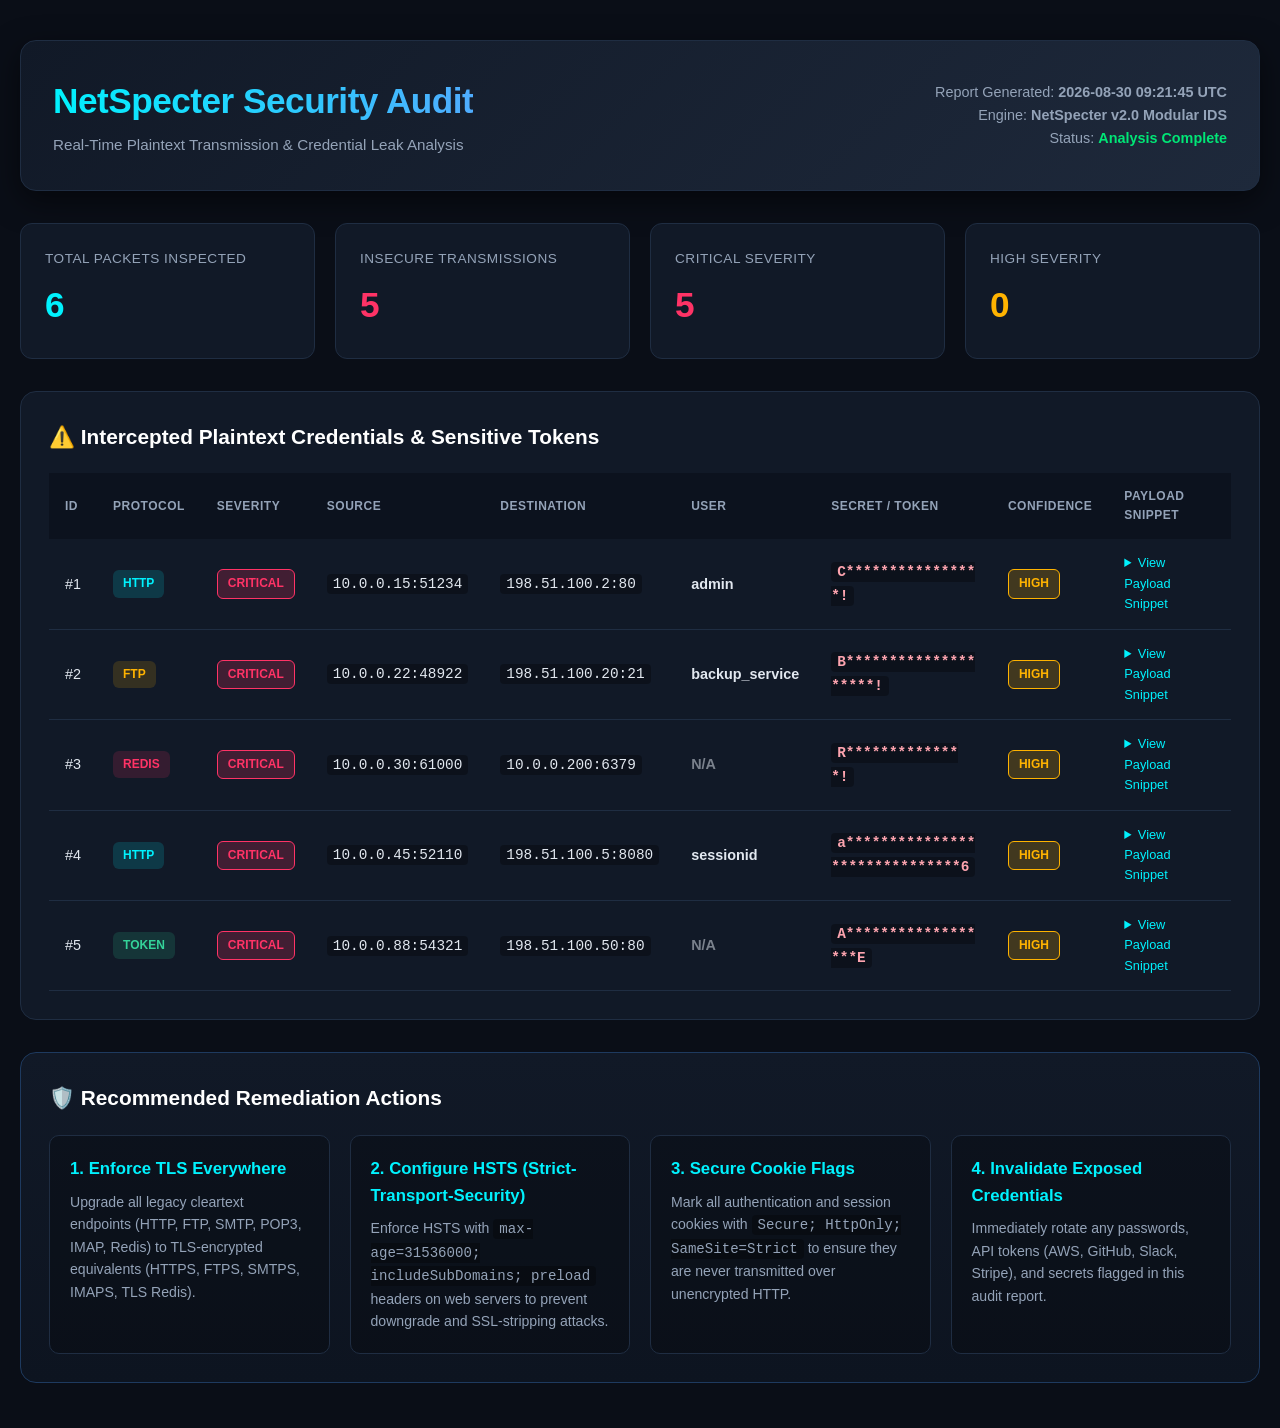
<file: samples/demo_report.html>
<!DOCTYPE html>
<html lang="en">
<head>
    <meta charset="UTF-8">
    <meta name="viewport" content="width=device-width, initial-scale=1.0">
    <title>NetSpecter Security Audit Report</title>
    <style>
        :root {
            --bg-primary: #0a0e17;
            --bg-card: #111927;
            --bg-card-hover: #162033;
            --border: #1f2d42;
            --text-primary: #e2e8f0;
            --text-secondary: #94a3b8;
            --cyan: #00f2fe;
            --blue: #4facfe;
            --red: #ff3366;
            --amber: #ffb300;
            --green: #00e676;
        }
        * { margin: 0; padding: 0; box-sizing: border-box; font-family: -apple-system, BlinkMacSystemFont, "Segoe UI", Roboto, Helvetica, Arial, sans-serif; }
        body { background-color: var(--bg-primary); color: var(--text-primary); padding: 40px 20px; line-height: 1.6; }
        .container { max-width: 1280px; margin: 0 auto; }
        
        header {
            background: linear-gradient(135deg, #111927 0%, #1e293b 100%);
            border: 1px solid var(--border);
            border-radius: 16px;
            padding: 32px;
            margin-bottom: 32px;
            box-shadow: 0 10px 30px rgba(0,0,0,0.5);
            display: flex;
            justify-content: space-between;
            align-items: center;
            flex-wrap: wrap;
            gap: 20px;
        }
        .brand h1 {
            font-size: 2.2rem;
            font-weight: 800;
            background: linear-gradient(90deg, #00f2fe, #4facfe);
            -webkit-background-clip: text;
            -webkit-text-fill-color: transparent;
            letter-spacing: -0.5px;
        }
        .brand p { color: var(--text-secondary); margin-top: 4px; font-size: 0.95rem; }
        .meta-box { text-align: right; font-size: 0.9rem; color: var(--text-secondary); }
        
        .metrics-grid {
            display: grid;
            grid-template-columns: repeat(auto-fit, minmax(220px, 1fr));
            gap: 20px;
            margin-bottom: 32px;
        }
        .card {
            background: var(--bg-card);
            border: 1px solid var(--border);
            border-radius: 12px;
            padding: 24px;
            transition: transform 0.2s ease, border-color 0.2s ease;
        }
        .card:hover { transform: translateY(-2px); border-color: var(--blue); }
        .card-label { font-size: 0.85rem; text-transform: uppercase; color: var(--text-secondary); letter-spacing: 0.5px; }
        .card-val { font-size: 2.2rem; font-weight: 700; margin-top: 8px; }
        .card-val.red { color: var(--red); }
        .card-val.amber { color: var(--amber); }
        .card-val.cyan { color: var(--cyan); }
        .card-val.green { color: var(--green); }

        .table-section {
            background: var(--bg-card);
            border: 1px solid var(--border);
            border-radius: 16px;
            padding: 28px;
            margin-bottom: 32px;
            overflow-x: auto;
        }
        .section-title { font-size: 1.3rem; margin-bottom: 20px; font-weight: 700; color: #fff; display: flex; align-items: center; gap: 10px; }
        
        table { width: 100%; border-collapse: collapse; text-align: left; font-size: 0.9rem; }
        th { background: #0c121e; padding: 14px 16px; color: var(--text-secondary); font-weight: 600; text-transform: uppercase; font-size: 0.75rem; letter-spacing: 0.5px; }
        td { padding: 14px 16px; border-bottom: 1px solid var(--border); vertical-align: middle; }
        tr:hover td { background: var(--bg-card-hover); }
        
        .badge {
            display: inline-block;
            padding: 4px 10px;
            border-radius: 6px;
            font-size: 0.75rem;
            font-weight: 700;
            text-transform: uppercase;
        }
        .badge-critical { background: rgba(255, 51, 102, 0.2); color: var(--red); border: 1px solid var(--red); }
        .badge-high { background: rgba(255, 179, 0, 0.2); color: var(--amber); border: 1px solid var(--amber); }
        .badge-medium { background: rgba(79, 172, 254, 0.2); color: var(--blue); border: 1px solid var(--blue); }
        .protocol-http { background: rgba(0, 242, 254, 0.15); color: var(--cyan); }
        .protocol-ftp { background: rgba(255, 179, 0, 0.15); color: var(--amber); }
        .protocol-smtp, .protocol-imap, .protocol-pop3 { background: rgba(168, 85, 247, 0.15); color: #c084fc; }
        .protocol-redis { background: rgba(255, 51, 102, 0.15); color: var(--red); }
        .protocol-token, .protocol-jwt { background: rgba(52, 211, 153, 0.15); color: #34d399; }
        
        code { font-family: ui-monospace, SFMono-Regular, Menlo, Monaco, Consolas, monospace; background: rgba(0,0,0,0.3); padding: 2px 6px; border-radius: 4px; }
        code.secret { color: #fda4af; font-weight: 600; word-break: break-all; }
        
        details summary { cursor: pointer; color: var(--cyan); outline: none; font-size: 0.8rem; }
        pre { margin-top: 8px; background: #06090e; padding: 10px; border-radius: 6px; font-size: 0.78rem; overflow-x: auto; color: #a5b4fc; }
        .dim { opacity: 0.5; }
        
        .remediation {
            background: linear-gradient(180deg, #111927 0%, #0d1420 100%);
            border: 1px solid #1e3a5f;
            border-radius: 16px;
            padding: 28px;
        }
        .rem-grid { display: grid; grid-template-columns: repeat(auto-fit, minmax(280px, 1fr)); gap: 20px; margin-top: 16px; }
        .rem-card { background: rgba(0,0,0,0.25); border: 1px solid var(--border); border-radius: 10px; padding: 20px; }
        .rem-card h4 { color: var(--cyan); margin-bottom: 8px; font-size: 1.05rem; }
        .rem-card p { font-size: 0.88rem; color: var(--text-secondary); }
    </style>
</head>
<body>
    <div class="container">
        <header>
            <div class="brand">
                <h1>NetSpecter Security Audit</h1>
                <p>Real-Time Plaintext Transmission & Credential Leak Analysis</p>
            </div>
            <div class="meta-box">
                <div>Report Generated: <strong>2026-08-30 09:21:45 UTC</strong></div>
                <div>Engine: <strong>NetSpecter v2.0 Modular IDS</strong></div>
                <div>Status: <strong style="color: var(--green);">Analysis Complete</strong></div>
            </div>
        </header>

        <div class="metrics-grid">
            <div class="card">
                <div class="card-label">Total Packets Inspected</div>
                <div class="card-val cyan">6</div>
            </div>
            <div class="card">
                <div class="card-label">Insecure Transmissions</div>
                <div class="card-val red">5</div>
            </div>
            <div class="card">
                <div class="card-label">Critical Severity</div>
                <div class="card-val red">5</div>
            </div>
            <div class="card">
                <div class="card-label">High Severity</div>
                <div class="card-val amber">0</div>
            </div>
        </div>

        <div class="table-section">
            <div class="section-title">
                <span>⚠️ Intercepted Plaintext Credentials & Sensitive Tokens</span>
            </div>
            <table><thead><tr><th>ID</th><th>Protocol</th><th>Severity</th><th>Source</th><th>Destination</th><th>User</th><th>Secret / Token</th><th>Confidence</th><th>Payload Snippet</th></tr></thead><tbody>
        <tr>
            <td>#1</td>
            <td><span class="badge protocol-http">HTTP</span></td>
            <td><span class="badge badge-critical">CRITICAL</span></td>
            <td><code>10.0.0.15:51234</code></td>
            <td><code>198.51.100.2:80</code></td>
            <td><strong>admin</strong></td>
            <td><code class="secret">C****************!</code></td>
            <td><span class="badge badge-high">HIGH</span></td>
            <td><details><summary>View Payload Snippet</summary><pre>username=admin&password=CompanySecret2026!</pre></details></td>
        </tr>
        
        <tr>
            <td>#2</td>
            <td><span class="badge protocol-ftp">FTP</span></td>
            <td><span class="badge badge-critical">CRITICAL</span></td>
            <td><code>10.0.0.22:48922</code></td>
            <td><code>198.51.100.20:21</code></td>
            <td><strong>backup_service</strong></td>
            <td><code class="secret">B********************!</code></td>
            <td><span class="badge badge-high">HIGH</span></td>
            <td><details><summary>View Payload Snippet</summary><pre>PASS BackupStorageP@ssw0rd!</pre></details></td>
        </tr>
        
        <tr>
            <td>#3</td>
            <td><span class="badge protocol-redis">REDIS</span></td>
            <td><span class="badge badge-critical">CRITICAL</span></td>
            <td><code>10.0.0.30:61000</code></td>
            <td><code>10.0.0.200:6379</code></td>
            <td><strong><span class='dim'>N/A</span></strong></td>
            <td><code class="secret">R**************!</code></td>
            <td><span class="badge badge-high">HIGH</span></td>
            <td><details><summary>View Payload Snippet</summary><pre>AUTH

RedisClusterKey!</pre></details></td>
        </tr>
        
        <tr>
            <td>#4</td>
            <td><span class="badge protocol-http">HTTP</span></td>
            <td><span class="badge badge-critical">CRITICAL</span></td>
            <td><code>10.0.0.45:52110</code></td>
            <td><code>198.51.100.5:8080</code></td>
            <td><strong>sessionid</strong></td>
            <td><code class="secret">a******************************6</code></td>
            <td><span class="badge badge-high">HIGH</span></td>
            <td><details><summary>View Payload Snippet</summary><pre>1.1
Host: api.internal.corp
Cookie: sessionid=a1b2c3d4e5f6g7h8i9j0k1l2m3n4o5p6;

</pre></details></td>
        </tr>
        
        <tr>
            <td>#5</td>
            <td><span class="badge protocol-token">TOKEN</span></td>
            <td><span class="badge badge-critical">CRITICAL</span></td>
            <td><code>10.0.0.88:54321</code></td>
            <td><code>198.51.100.50:80</code></td>
            <td><strong><span class='dim'>N/A</span></strong></td>
            <td><code class="secret">A******************E</code></td>
            <td><span class="badge badge-high">HIGH</span></td>
            <td><details><summary>View Payload Snippet</summary><pre>GET /status?aws_key=AKIAIOSFODNN7EXAMPLE HTTP/1.1
Host: dev-ops.</pre></details></td>
        </tr>
        </tbody></table>
        </div>

        <div class="remediation">
            <div class="section-title">
                <span>🛡️ Recommended Remediation Actions</span>
            </div>
            <div class="rem-grid">
                <div class="rem-card">
                    <h4>1. Enforce TLS Everywhere</h4>
                    <p>Upgrade all legacy cleartext endpoints (HTTP, FTP, SMTP, POP3, IMAP, Redis) to TLS-encrypted equivalents (HTTPS, FTPS, SMTPS, IMAPS, TLS Redis).</p>
                </div>
                <div class="rem-card">
                    <h4>2. Configure HSTS (Strict-Transport-Security)</h4>
                    <p>Enforce HSTS with <code>max-age=31536000; includeSubDomains; preload</code> headers on web servers to prevent downgrade and SSL-stripping attacks.</p>
                </div>
                <div class="rem-card">
                    <h4>3. Secure Cookie Flags</h4>
                    <p>Mark all authentication and session cookies with <code>Secure; HttpOnly; SameSite=Strict</code> to ensure they are never transmitted over unencrypted HTTP.</p>
                </div>
                <div class="rem-card">
                    <h4>4. Invalidate Exposed Credentials</h4>
                    <p>Immediately rotate any passwords, API tokens (AWS, GitHub, Slack, Stripe), and secrets flagged in this audit report.</p>
                </div>
            </div>
        </div>
    </div>
</body>
</html>
</file>
